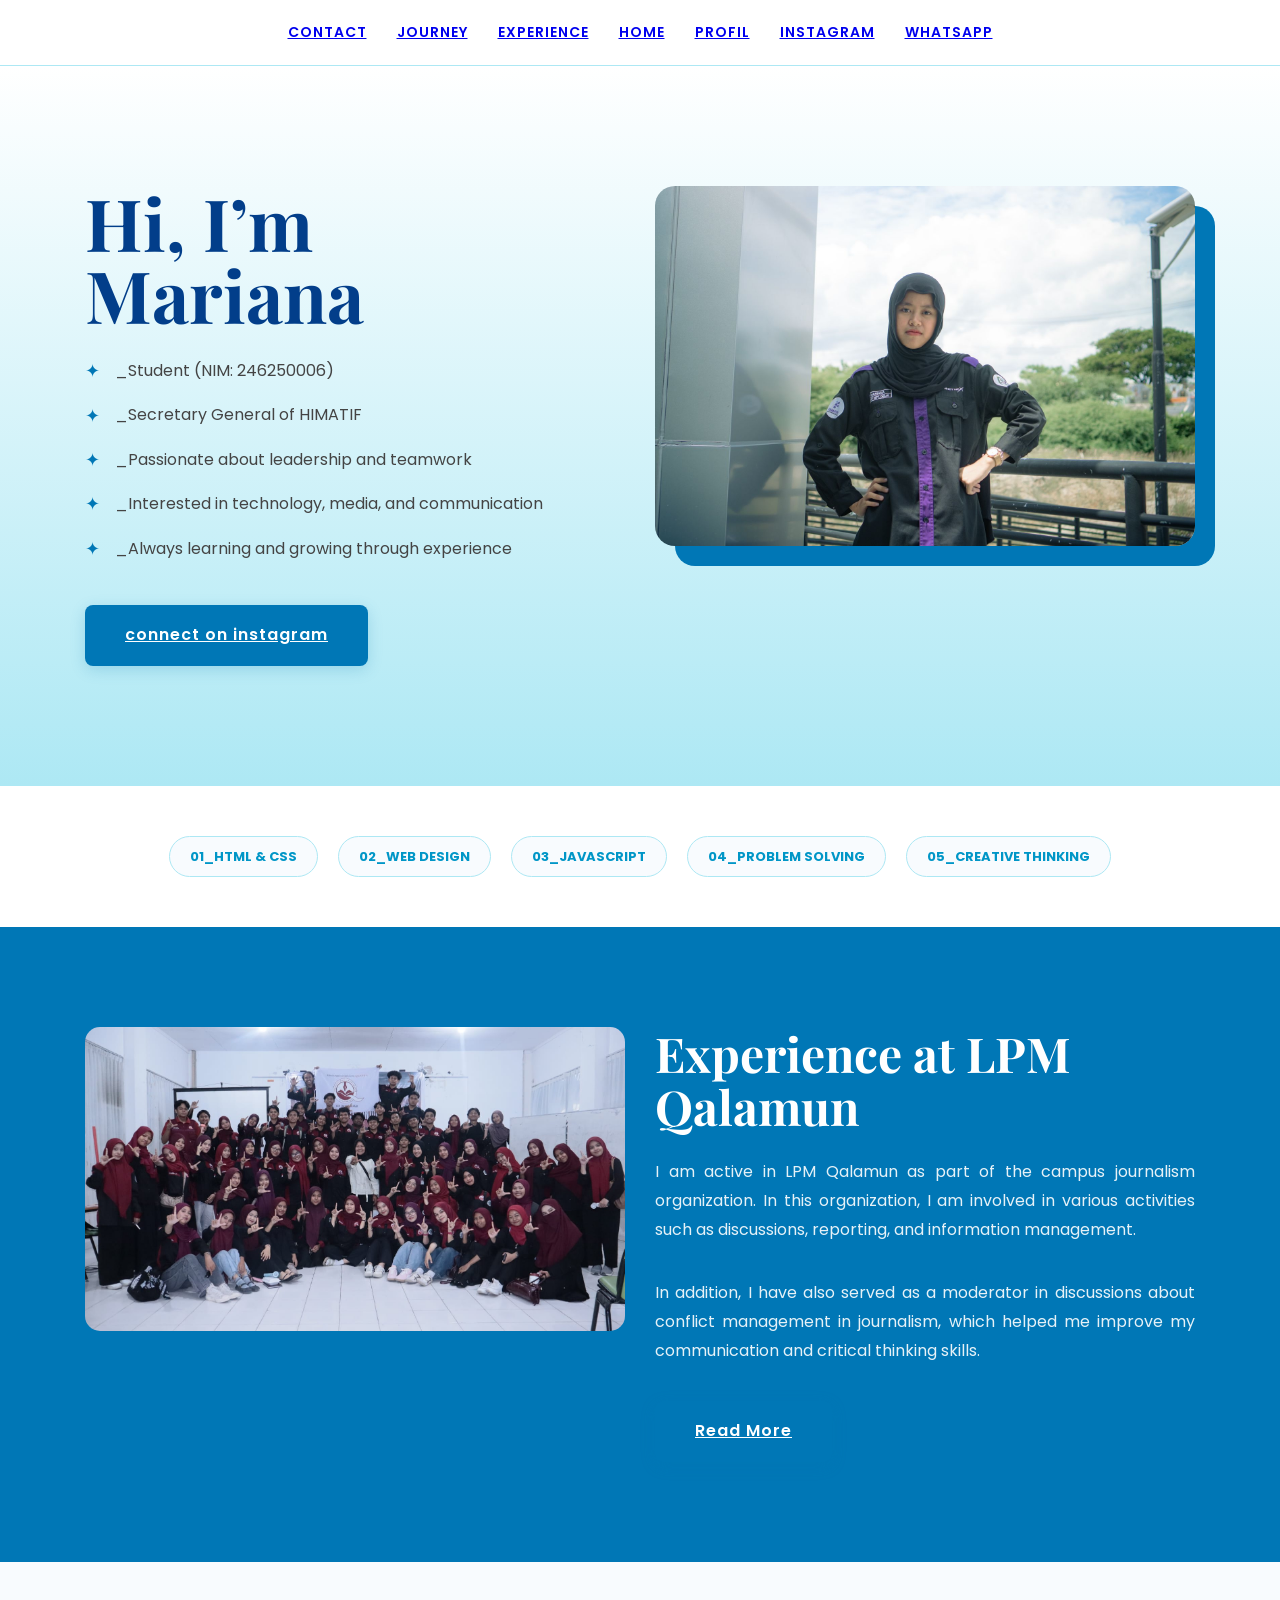
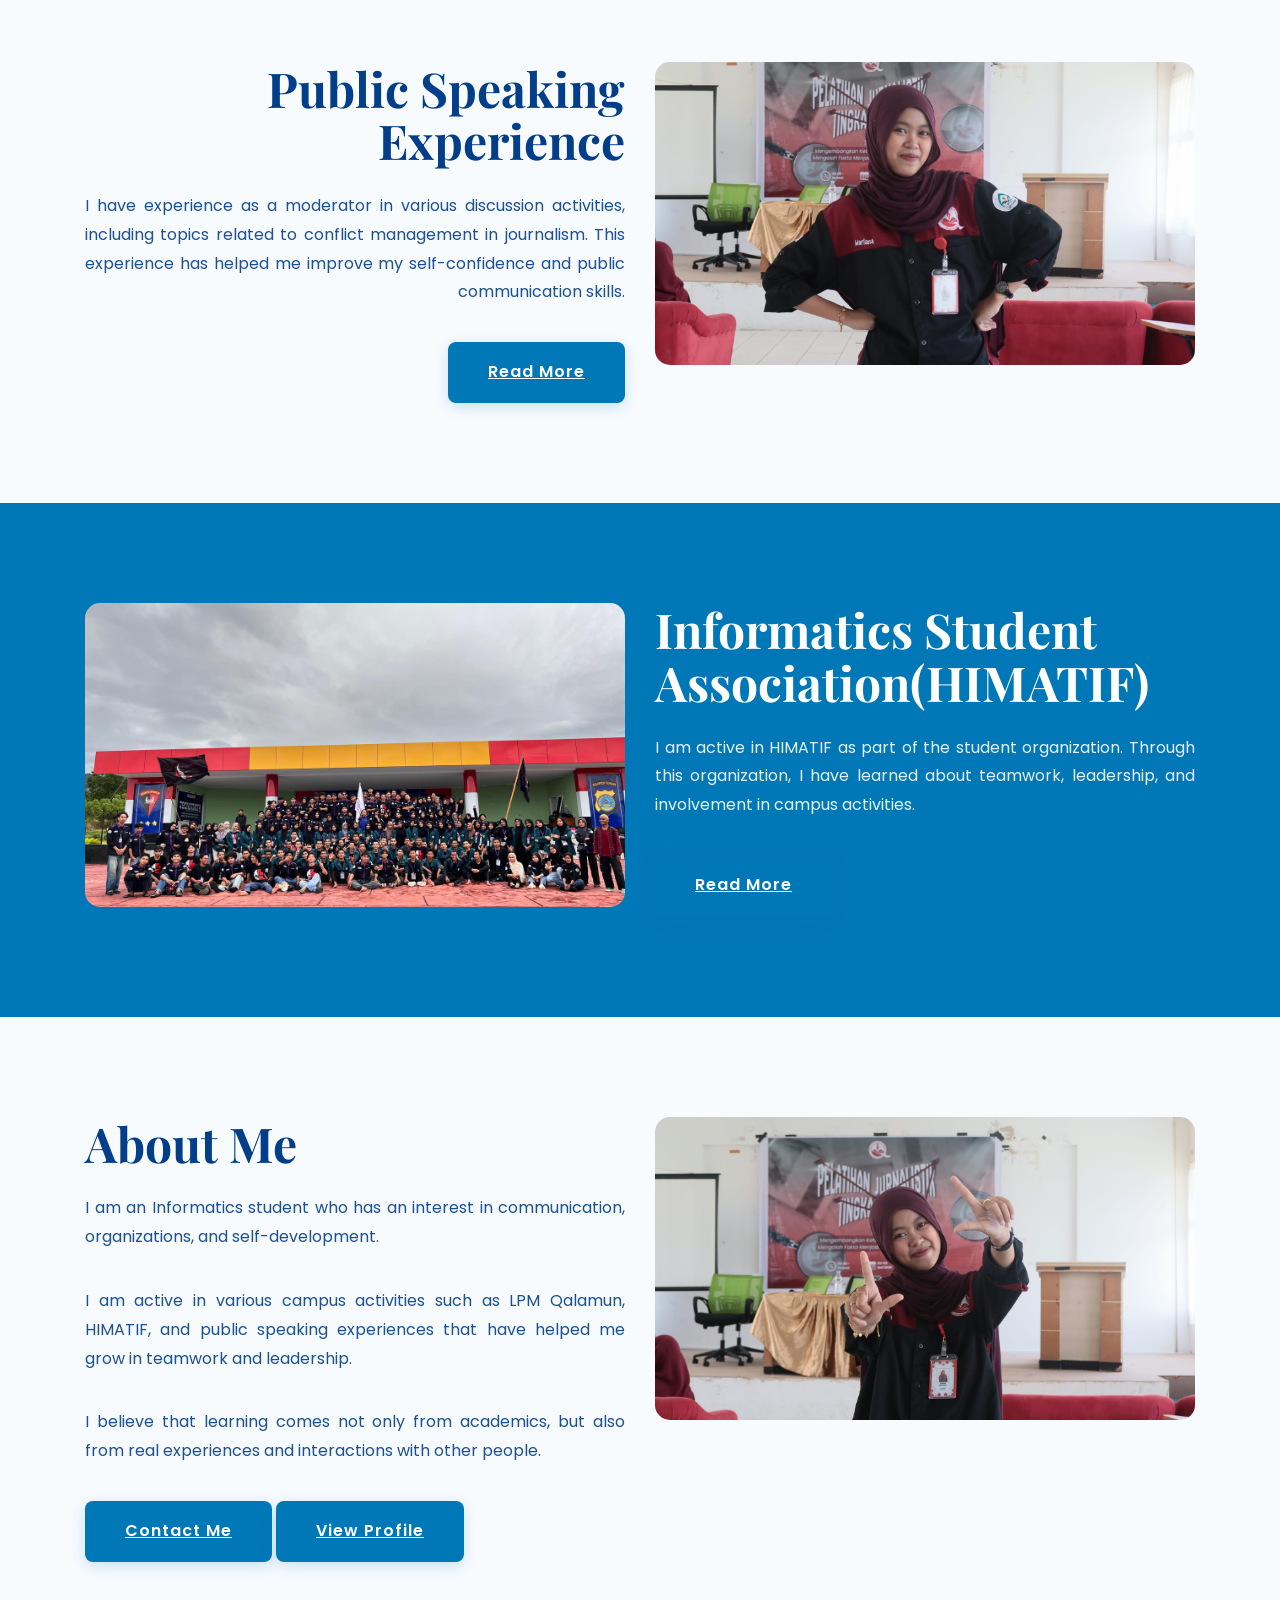
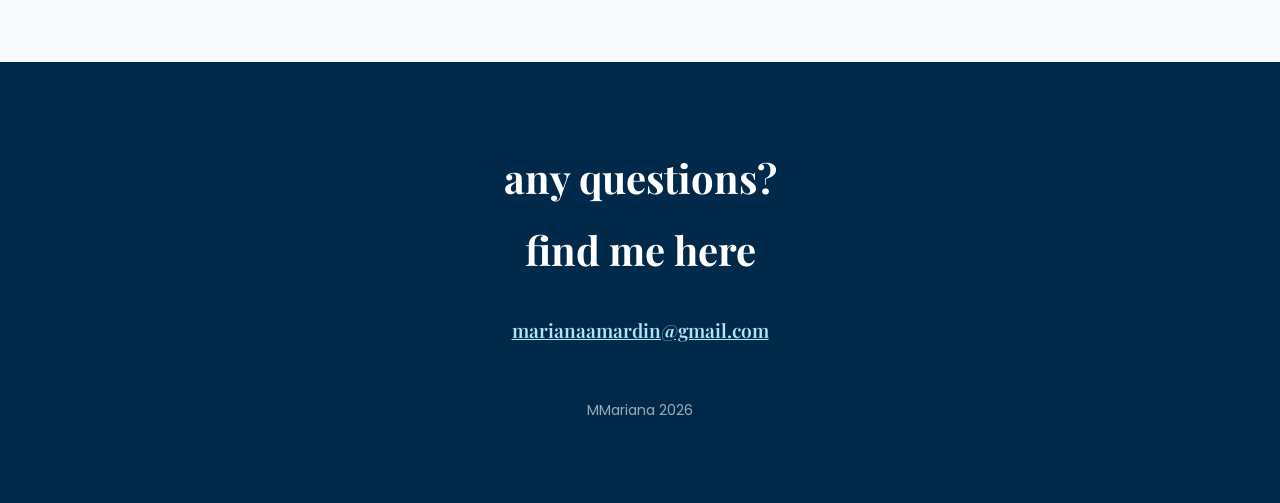
<file: index.html>
<!DOCTYPE html>
<html lang="id">

<head>
    <meta charset="utf-8">
    <meta name="viewport" content="width=device-width, initial-scale=1.0">
    <title>Portfolio - Mariana</title>
    <link rel="stylesheet" href="css/bootstrap-grid.css" type="text/css">
    <link rel="stylesheet" href="css/styles.css" type="text/css">
    <!-- Google Fonts -->
    <link href="https://fonts.googleapis.com/css2?family=Inknut+Antiqua:wght@300;400;500;600;700;800;900&display=swap"
        rel="stylesheet">
</head>

<body>
    <nav>
        <ul>
            <li><a href="contact.html">contact</a></li>
            <li><a href="journey.html">journey</a></li>
            <li><a href="experience.html">experience</a></li>
            <li><a href="index.html">Home</a></li>
            <li><a href="profil.html">profil</a></li>
            <li><a href="https://instagram.com/marianamrdn_" target="_blank">instagram</a></li>
            <li><a href="https://wa.me/082299543317">Whatsapp</a></li>
        </ul>
    </nav>
    <header>
        <div class="container">
            <div class="row">
                <!-- right column -->
                <div class="col-sm">
                    <h1>Hi, I’m<br>
                        Mariana</h1>
                    <ul>
                        <li>_Student (NIM: 246250006)</li>
                        <li>_Secretary General of HIMATIF</li>
                        <li>_Passionate about leadership and teamwork</li>
                        <li>_Interested in technology, media, and communication</li>
                        <li>_Always learning and growing through experience</li>
                    </ul>
                    <a href="https://instagram.com/marianamrdn_" class="button">connect on instagram</a>
                </div>
                <!-- left column -->
                <div class="col-sm">
                    <figure>
                        <!-- Ganti src dengan foto kamu sendiri -->
                        <img src="img/mariana.jpeg" class="intro-img" alt="Mariana">
                    </figure>
                </div>
            </div>
        </div>
    </header>
    <section>
        <ul class="skill-list">
            <li>01_html & css</li>
            <li>02_web design</li>
            <li>03_javascript</li>
            <li>04_problem solving</li>
            <li>05_creative thinking</li>
        </ul>
    </section>

    <!-- Project 1 -->
    <!-- SECTION 1: PENGALAMAN ORGANISASI -->
    <section class="project blue">
        <div class="container">
            <div class="row">

                <!-- GAMBAR -->
                <div class="col-sm">
                    <figure>
                        <img src="img/lpm.jpeg" alt="LPM">
                    </figure>
                </div>

                <!-- TEXT -->
                <div class="col-sm">
                    <h2>Experience at LPM Qalamun</h2>

                    <p>
                        I am active in LPM Qalamun as part of the campus journalism organization.
                        In this organization, I am involved in various activities such as discussions, reporting, and
                        information management.

                    </p>

                    <p>
                        In addition, I have also served as a moderator in discussions about conflict management in
                        journalism, which helped me improve my communication and critical thinking skills.
                    </p>

                    <a href="detail1.html" class="button">Read More</a>
                </div>

            </div>
        </div>
    </section>

    <!-- SECTION 2: PUBLIC SPEAKING -->
    <section class="project">
        <div class="container">
            <div class="row">

                <!-- TEXT -->
                <div class="col-sm right-alignment">
                    <h2>Public Speaking Experience</h2>

                    <p>
                        I have experience as a moderator in various discussion activities, including topics related to
                        conflict management in journalism.
                        This experience has helped me improve my self-confidence and public communication skills.
                    </p>

                    <a href="detail2.html" class="button">Read More</a>
                </div>

                <!-- IMAGE -->
                <div class="col-sm">
                    <figure>
                        <img src="img/speaking.jpeg" alt="public speaking">
                    </figure>
                </div>

            </div>
        </div>
    </section>

    <!-- SECTION 3: HIMATIF -->
    <section class="project blue">
        <div class="container">
            <div class="row">

                <!-- IMAGE -->
                <div class="col-sm">
                    <figure>
                        <img src="img/himatif.jpeg" alt="HIMATIF">
                    </figure>
                </div>

                <!-- TEXT -->
                <div class="col-sm">
                    <h2>Informatics Student Association(HIMATIF)</h2>

                    <p>
                        I am active in HIMATIF as part of the student organization.
                        Through this organization, I have learned about teamwork, leadership, and involvement in campus
                        activities.
                    </p>

                    <a href="detail3.html" class="button">Read More</a>
                </div>

            </div>
        </div>
    </section>

    <!-- SECTION 4: ABOUT ME -->
    <section class="project">
        <div class="container">
            <div class="row">

                <!-- TEXT -->
                <div class="col-sm about-text">
                    <h2>About Me</h2>

                    <p>
                        I am an Informatics student who has an interest in communication, organizations, and
                        self-development.
                    </p>

                    <p>
                        I am active in various campus activities such as LPM Qalamun, HIMATIF, and public speaking
                        experiences that have helped me grow in teamwork and leadership.
                    </p>

                    <p>
                        I believe that learning comes not only from academics, but also from real experiences and
                        interactions with other people.
                    </p>

                    <!-- BUTTON -->
                    <div class="about-actions">
                        <a href="https://wa.me/082299543317" class="button">Contact Me</a>
                        <a href="detail4.html" class="button outline">View Profile</a>
                    </div>
                </div>

                <!-- FOTO -->
                <div class="col-sm">
                    <figure>
                        <img src="img/profil.jpeg" alt="Foto Saya">
                    </figure>
                </div>

            </div>
        </div>
    </section>

    <footer id="contact">
        <h2>any questions?<br>
            find me here <br>
            <a href="mailto:your-email@example.com" class="email-link">marianaamardin@gmail.com</a>
        </h2>
        <p>MMariana 2026</p>
    </footer>
</body>

</html>
</file>
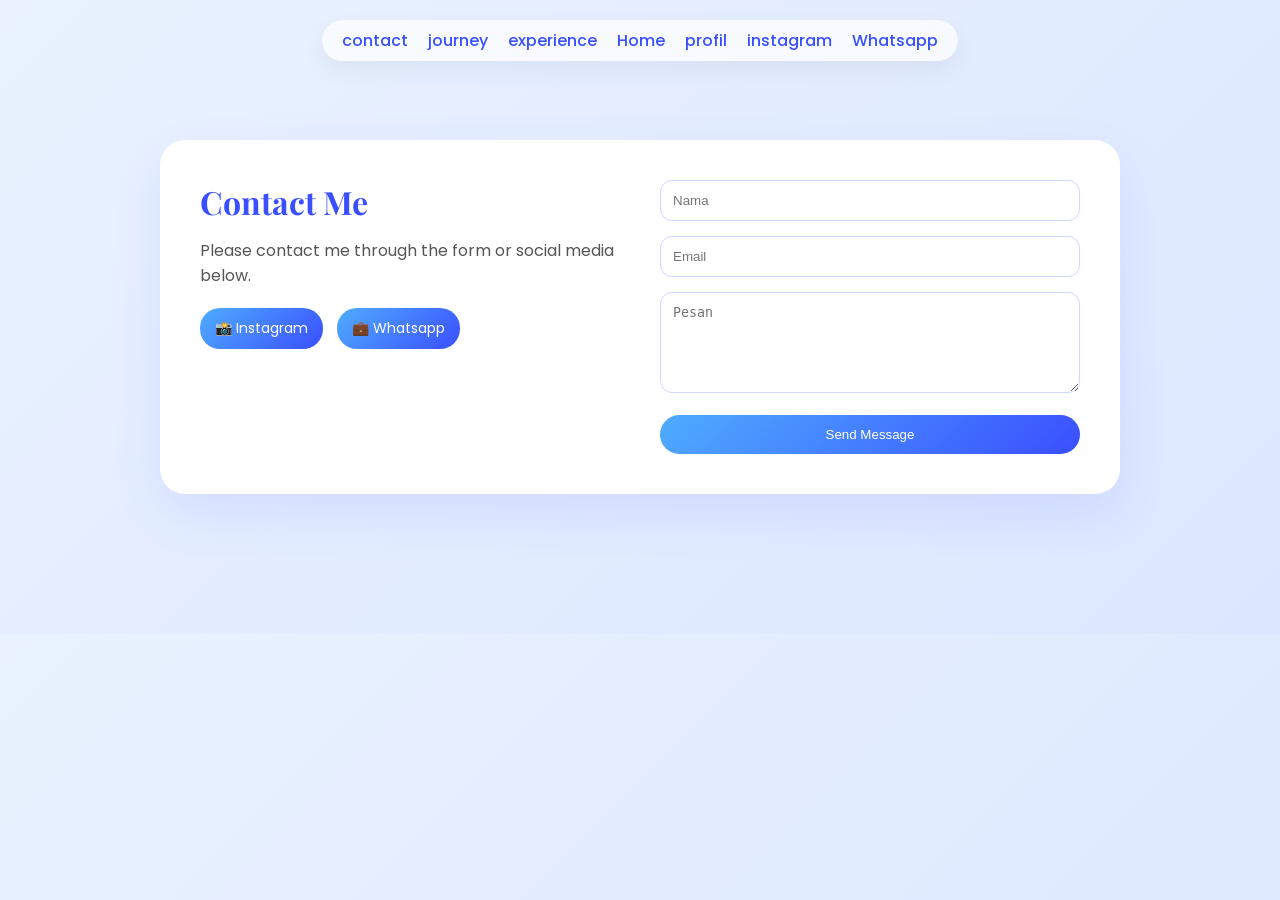
<file: contact.html>
<!DOCTYPE html>
<html lang="id">

<head>
    <meta charset="UTF-8">
    <meta name="viewport" content="width=device-width, initial-scale=1.0">
    <title>Kontak Saya</title>

    <link href="https://fonts.googleapis.com/css2?family=Poppins:wght@300;400;600&family=Playfair+Display&display=swap"
        rel="stylesheet">

    <style>
        /* RESET */
        * {
            margin: 0;
            padding: 0;
            box-sizing: border-box;
        }

        /* BODY */
        body {
            font-family: 'Poppins', sans-serif;
            background: linear-gradient(135deg, #eaf2ff, #dce7ff);
        }

        /* NAVBAR */
        nav {
            position: fixed;
            top: 20px;
            left: 50%;
            transform: translateX(-50%);
            background: rgba(255, 255, 255, 0.7);
            backdrop-filter: blur(10px);
            padding: 8px 20px;
            border-radius: 30px;
            box-shadow: 0 10px 25px rgba(0, 0, 0, 0.05);
            z-index: 999;
        }

        nav ul {
            display: flex;
            gap: 20px;
            list-style: none;
        }

        nav a {
            text-decoration: none;
            color: #3a4fff;
            font-weight: 500;
        }

        /* CONTAINER */
        .container {
            max-width: 1000px;
            margin: 120px auto;
            padding: 20px;
        }

        /* WRAPPER */
        .contact-box {
            display: flex;
            gap: 40px;
            background: white;
            border-radius: 25px;
            padding: 40px;
            box-shadow: 0 20px 50px rgba(58, 79, 255, 0.1);
        }

        /* LEFT */
        .contact-info {
            flex: 1;
        }

        .contact-info h1 {
            font-family: 'Playfair Display', serif;
            color: #3a4fff;
            margin-bottom: 15px;
        }

        .contact-info p {
            color: #555;
            margin-bottom: 20px;
        }

        /* SOCIAL */
        .social a {
            display: inline-block;
            margin-right: 10px;
            text-decoration: none;
            color: white;
            background: linear-gradient(135deg, #4facfe, #3a4fff);
            padding: 10px 15px;
            border-radius: 20px;
            font-size: 14px;
            transition: 0.3s;
        }

        .social a:hover {
            transform: translateY(-3px);
        }

        /* FORM */
        .contact-form {
            flex: 1;
        }

        input,
        textarea {
            width: 100%;
            padding: 12px;
            margin-bottom: 15px;
            border-radius: 12px;
            border: 1px solid #d0d7ff;
            outline: none;
        }

        input:focus,
        textarea:focus {
            border-color: #3a4fff;
        }

        /* BUTTON */
        .button {
            width: 100%;
            padding: 12px;
            border-radius: 30px;
            border: none;
            background: linear-gradient(135deg, #4facfe, #3a4fff);
            color: white;
            cursor: pointer;
            transition: 0.3s;
        }

        .button:hover {
            transform: translateY(-3px);
            box-shadow: 0 10px 25px rgba(58, 79, 255, 0.2);
        }

        /* RESPONSIVE */
        @media (max-width:768px) {
            .contact-box {
                flex-direction: column;
            }
        }
    </style>
</head>

<body>

    <!-- NAVBAR -->
    <nav>
        <ul>
            <li><a href="contact.html">contact</a></li>
            <li><a href="journey.html">journey</a></li>
            <li><a href="experience.html">experience</a></li>
            <li><a href="index.html">Home</a></li>
            <li><a href="profil.html">profil</a></li>
            <li><a href="https://instagram.com/marianamrdn_" target="_blank">instagram</a></li>
            <li><a href="https://wa.me/082299543317">Whatsapp</a></li>
        </ul>
    </nav>

    <div class="container">

        <div class="contact-box">

            <!-- KIRI -->
            <div class="contact-info">
                <h1>Contact Me</h1>
                <p>Please contact me through the form or social media below.</p>

                <div class="social">
                    <a href="https://instagram.com/marianamrdn_" target="_blank">📸 Instagram</a>
                    <a href="https://wa.me/082299543317">💼 Whatsapp</a>
                </div>
            </div>

            <!-- KANAN -->
            <div class="contact-form">
                <form action="https://formspree.io/f/xvzlwnyv" method="POST">

                    <input type="text" name="nama" placeholder="Nama" required>

                    <input type="email" name="email" placeholder="Email" required>

                    <textarea name="pesan" rows="5" placeholder="Pesan" required></textarea>

                    <button type="submit" class="button">
                        Send Message
                    </button>

                </form>
            </div>

        </div>

    </div>

</body>

</html>
</file>
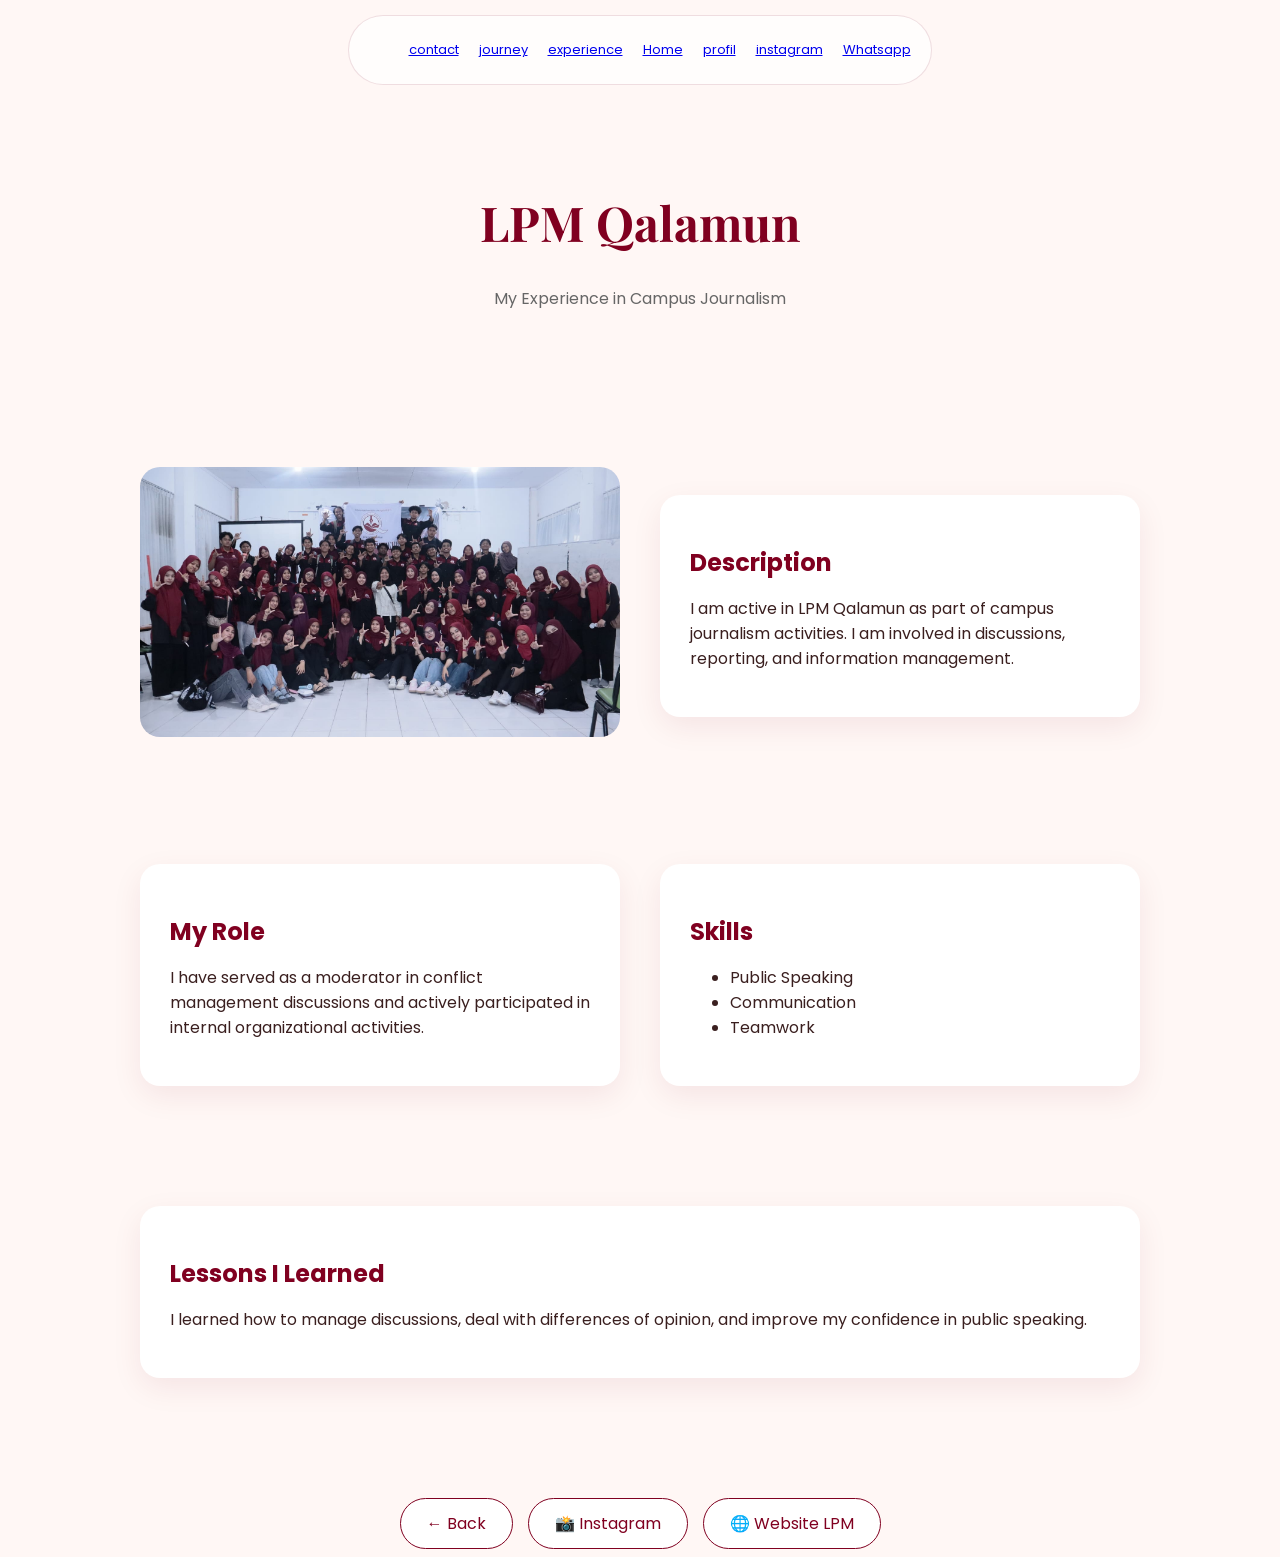
<file: detail1.html>
<!DOCTYPE html>
<html lang="id">

<head>
    <meta charset="UTF-8">
    <meta name="viewport" content="width=device-width, initial-scale=1.0">
    <title>Detail LPM</title>

    <link href="https://fonts.googleapis.com/css2?family=Poppins:wght@300;400;600&family=Playfair+Display&display=swap"
        rel="stylesheet">

    <style>
        /* GLOBAL */
        body {
            font-family: 'Poppins', sans-serif;
            background: #fff7f5;
            color: #3a1f1f;
        }

        /* NAVBAR */
        nav {
            position: fixed;
            top: 15px;
            left: 50%;
            transform: translateX(-50%);
            background: rgba(255, 255, 255, 0.7);
            backdrop-filter: blur(10px);
            padding: 8px 20px;
            border-radius: 50px;
            border: 1px solid #80002020;
            z-index: 999;
        }

        nav ul {
            display: flex;
            gap: 20px;
            list-style: none;
        }

        nav li {
            font-size: 13px;
            color: #555;
        }

        nav strong {
            background: #800020;
            color: white;
            padding: 5px 12px;
            border-radius: 20px;
        }

        /* HEADER */
        header {
            padding: 150px 0 80px;
            text-align: center;
        }

        header h1 {
            font-family: 'Playfair Display', serif;
            font-size: 48px;
            color: #800020;
        }

        header p {
            margin-top: 10px;
            color: #666;
        }

        /* SECTION */
        section {
            padding: 60px 0;
        }

        .container {
            max-width: 1000px;
            margin: auto;
        }

        .row {
            display: flex;
            gap: 40px;
            align-items: center;
        }

        .col {
            flex: 1;
        }

        /* CARD STYLE */
        .card {
            background: white;
            padding: 30px;
            border-radius: 20px;
            box-shadow: 0 10px 30px rgba(128, 0, 32, 0.08);
        }

        /* IMAGE */
        img {
            width: 100%;
            border-radius: 20px;
        }

        /* TITLE */
        h2 {
            margin-bottom: 10px;
            color: #800020;
        }

        /* BUTTONS */
        .actions {
            display: flex;
            justify-content: center;
            gap: 15px;
            margin-top: 60px;
            flex-wrap: wrap;
        }

        .actions a {
            padding: 12px 26px;
            border-radius: 30px;
            background: white;
            color: #800020;
            border: 1px solid #800020;
            text-decoration: none;
            display: flex;
            gap: 8px;
            align-items: center;
            transition: 0.3s;
        }

        .actions a:hover {
            background: #800020;
            color: white;
        }

        /* RESPONSIVE */
        @media (max-width: 768px) {
            .row {
                flex-direction: column;
            }

            header h1 {
                font-size: 32px;
            }
        }
    </style>
</head>

<body>
    <nav>
        <ul>
            <li><a href="contact.html">contact</a></li>
            <li><a href="journey.html">journey</a></li>
            <li><a href="experience.html">experience</a></li>
            <li><a href="index.html">Home</a></li>
            <li><a href="profil.html">profil</a></li>
            <li><a href="https://instagram.com/marianamrdn_" target="_blank">instagram</a></li>
            <li><a href="https://wa.me/082299543317">Whatsapp</a></li>
        </ul>
    </nav>

    <!-- HEADER -->
    <header>
        <h1>LPM Qalamun</h1>
        <p>My Experience in Campus Journalism</p>
    </header>

    <!-- SECTION 1 -->
    <section>
        <div class="container">
            <div class="row">
                <div class="col">
                    <img src="img/lpm.jpeg">
                </div>
                <div class="col">
                    <div class="card">
                        <h2>Description</h2>
                        <p>
                            I am active in LPM Qalamun as part of campus journalism activities.
                            I am involved in discussions, reporting, and information management.
                        </p>
                    </div>
                </div>
            </div>
        </div>
    </section>

    <!-- SECTION 2 -->
    <section>
        <div class="container">
            <div class="row">
                <div class="col">
                    <div class="card">
                        <h2>My Role</h2>
                        <p>
                            I have served as a moderator in conflict management discussions and actively participated in
                            internal organizational activities.
                        </p>
                    </div>
                </div>
                <div class="col">
                    <div class="card">
                        <h2>Skills</h2>
                        <ul>
                            <li>Public Speaking</li>
                            <li>Communication</li>
                            <li>Teamwork</li>
                        </ul>
                    </div>
                </div>
            </div>
        </div>
    </section>

    <!-- SECTION 3 -->
    <section>
        <div class="container">
            <div class="card">
                <h2>Lessons I Learned</h2>
                <p>
                    I learned how to manage discussions, deal with differences of opinion,
                    and improve my confidence in public speaking.
                </p>
            </div>
        </div>
    </section>

    <!-- ACTION BUTTON -->
    <div class="actions">
        <a href="index.html">← Back</a>
        <a href="https://instagram.com/lpmqalamun" target="_blank">📸 Instagram</a>
        <a href="https://lpmqalamun.com" target="_blank">🌐 Website LPM</a>
    </div>
</body>

</html>
</file>
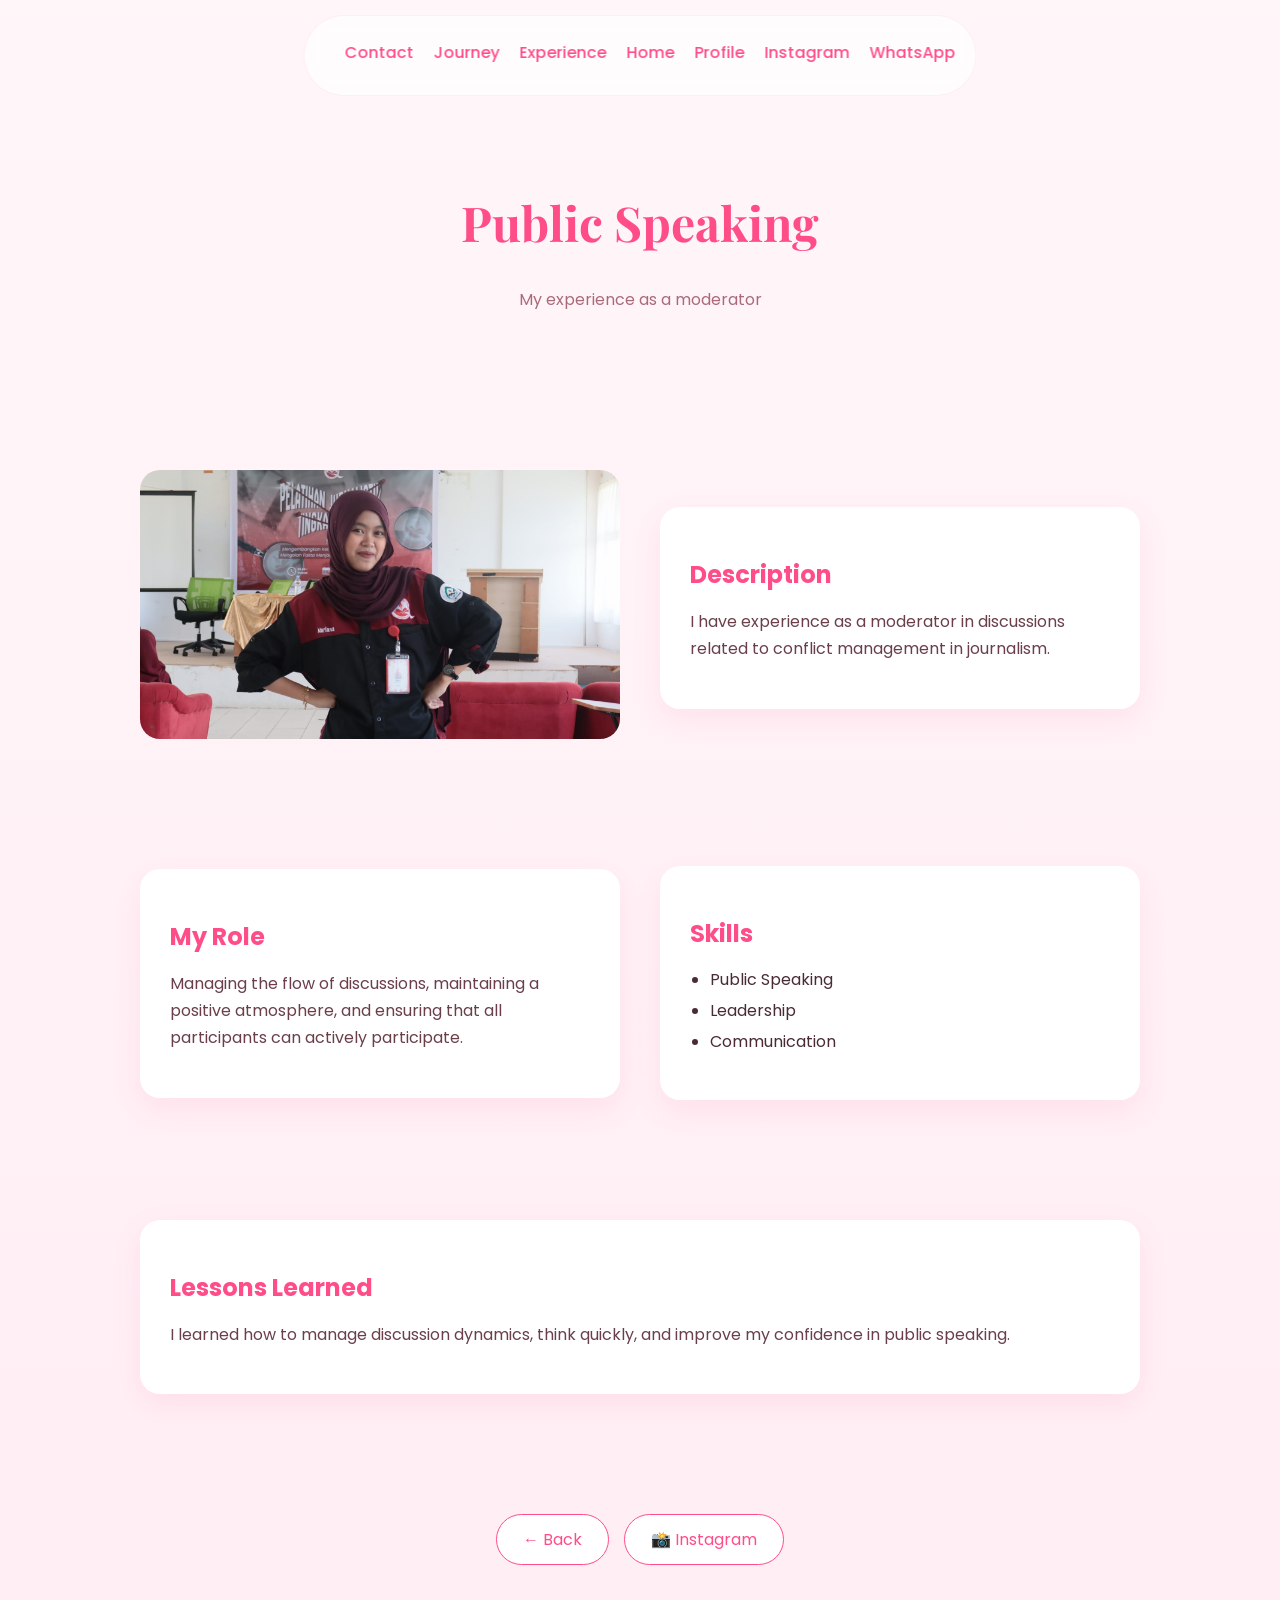
<file: detail2.html>
<!DOCTYPE html>
<html lang="en">

<head>
    <meta charset="UTF-8">
    <meta name="viewport" content="width=device-width, initial-scale=1.0">
    <title>Public Speaking</title>

    <link href="https://fonts.googleapis.com/css2?family=Poppins:wght@300;400;600&family=Playfair+Display&display=swap"
        rel="stylesheet">

    <style>
        /* GLOBAL */
        body {
            font-family: 'Poppins', sans-serif;
            background: linear-gradient(180deg, #fff6f9, #ffeef4);
            color: #4a2b34;
        }

        /* NAVBAR */
        nav {
            position: fixed;
            top: 15px;
            left: 50%;
            transform: translateX(-50%);
            background: rgba(255, 255, 255, 0.7);
            backdrop-filter: blur(10px);
            padding: 8px 20px;
            border-radius: 50px;
            border: 1px solid #ffb6c133;
            z-index: 999;
        }

        nav ul {
            display: flex;
            gap: 20px;
            list-style: none;
        }

        nav a {
            text-decoration: none;
            color: #ff4d88;
            font-weight: 500;
        }

        nav a:hover {
            color: #000;
        }

        /* HEADER */
        header {
            padding: 150px 0 80px;
            text-align: center;
        }

        header h1 {
            font-family: 'Playfair Display', serif;
            font-size: 48px;
            color: #ff4d88;
        }

        header p {
            color: #aa6a7a;
        }

        /* SECTION */
        section {
            padding: 60px 20px;
        }

        .container {
            max-width: 1000px;
            margin: auto;
        }

        .row {
            display: flex;
            gap: 40px;
            align-items: center;
        }

        .col {
            flex: 1;
        }

        /* CARD */
        .card {
            background: white;
            padding: 30px;
            border-radius: 20px;
            box-shadow: 0 10px 30px rgba(255, 77, 136, 0.1);
            transition: 0.3s;
        }

        .card:hover {
            transform: translateY(-6px);
        }

        /* IMAGE */
        img {
            width: 100%;
            border-radius: 20px;
        }

        /* TITLE */
        h2 {
            color: #ff4d88;
            margin-bottom: 10px;
        }

        /* TEXT */
        p {
            color: #6b3f4a;
            line-height: 1.7;
        }

        /* LIST */
        ul {
            padding-left: 20px;
        }

        li {
            margin-bottom: 6px;
        }

        /* BUTTON */
        .actions {
            display: flex;
            justify-content: center;
            gap: 15px;
            margin-top: 60px;
            margin-bottom: 60px;
        }

        .actions a {
            padding: 12px 26px;
            border-radius: 30px;
            background: white;
            color: #ff4d88;
            border: 1px solid #ff4d88;
            text-decoration: none;
            display: flex;
            gap: 8px;
            align-items: center;
            transition: 0.3s;
        }

        .actions a:hover {
            background: #ff4d88;
            color: white;
            transform: translateY(-4px);
            box-shadow: 0 10px 25px rgba(255, 77, 136, 0.2);
        }

        /* RESPONSIVE */
        @media (max-width:768px) {
            .row {
                flex-direction: column;
            }

            header h1 {
                font-size: 32px;
            }

            nav ul {
                flex-wrap: wrap;
                justify-content: center;
            }
        }
    </style>
</head>

<body>

    <!-- NAVBAR -->
    <nav>
        <ul>
            <li><a href="contact.html">Contact</a></li>
            <li><a href="journey.html">Journey</a></li>
            <li><a href="experience.html">Experience</a></li>
            <li><a href="index.html">Home</a></li>
            <li><a href="profil.html">Profile</a></li>
            <li><a href="https://instagram.com/marianamrdn_" target="_blank">Instagram</a></li>
            <li><a href="https://wa.me/6282299543317">WhatsApp</a></li>
        </ul>
    </nav>

    <!-- HEADER -->
    <header>
        <h1>Public Speaking</h1>
        <p>My experience as a moderator</p>
    </header>

    <!-- SECTION 1 -->
    <section>
        <div class="container">
            <div class="row">

                <div class="col">
                    <img src="img/speaking.jpeg" alt="Public Speaking">
                </div>

                <div class="col">
                    <div class="card">
                        <h2>Description</h2>
                        <p>
                            I have experience as a moderator in discussions related to
                            conflict management in journalism.
                        </p>
                    </div>
                </div>

            </div>
        </div>
    </section>

    <!-- SECTION 2 -->
    <section>
        <div class="container">
            <div class="row">

                <div class="col">
                    <div class="card">
                        <h2>My Role</h2>
                        <p>
                            Managing the flow of discussions, maintaining a positive atmosphere,
                            and ensuring that all participants can actively participate.
                        </p>
                    </div>
                </div>

                <div class="col">
                    <div class="card">
                        <h2>Skills</h2>
                        <ul>
                            <li>Public Speaking</li>
                            <li>Leadership</li>
                            <li>Communication</li>
                        </ul>
                    </div>
                </div>

            </div>
        </div>
    </section>

    <!-- SECTION 3 -->
    <section>
        <div class="container">
            <div class="card">
                <h2>Lessons Learned</h2>
                <p>
                    I learned how to manage discussion dynamics, think quickly,
                    and improve my confidence in public speaking.
                </p>
            </div>
        </div>
    </section>

    <!-- BUTTON -->
    <div class="actions">
        <a href="index.html">← Back</a>
        <a href="https://instagram.com/marianamrdn_" target="_blank">📸 Instagram</a>
    </div>

</body>

</html>
</file>
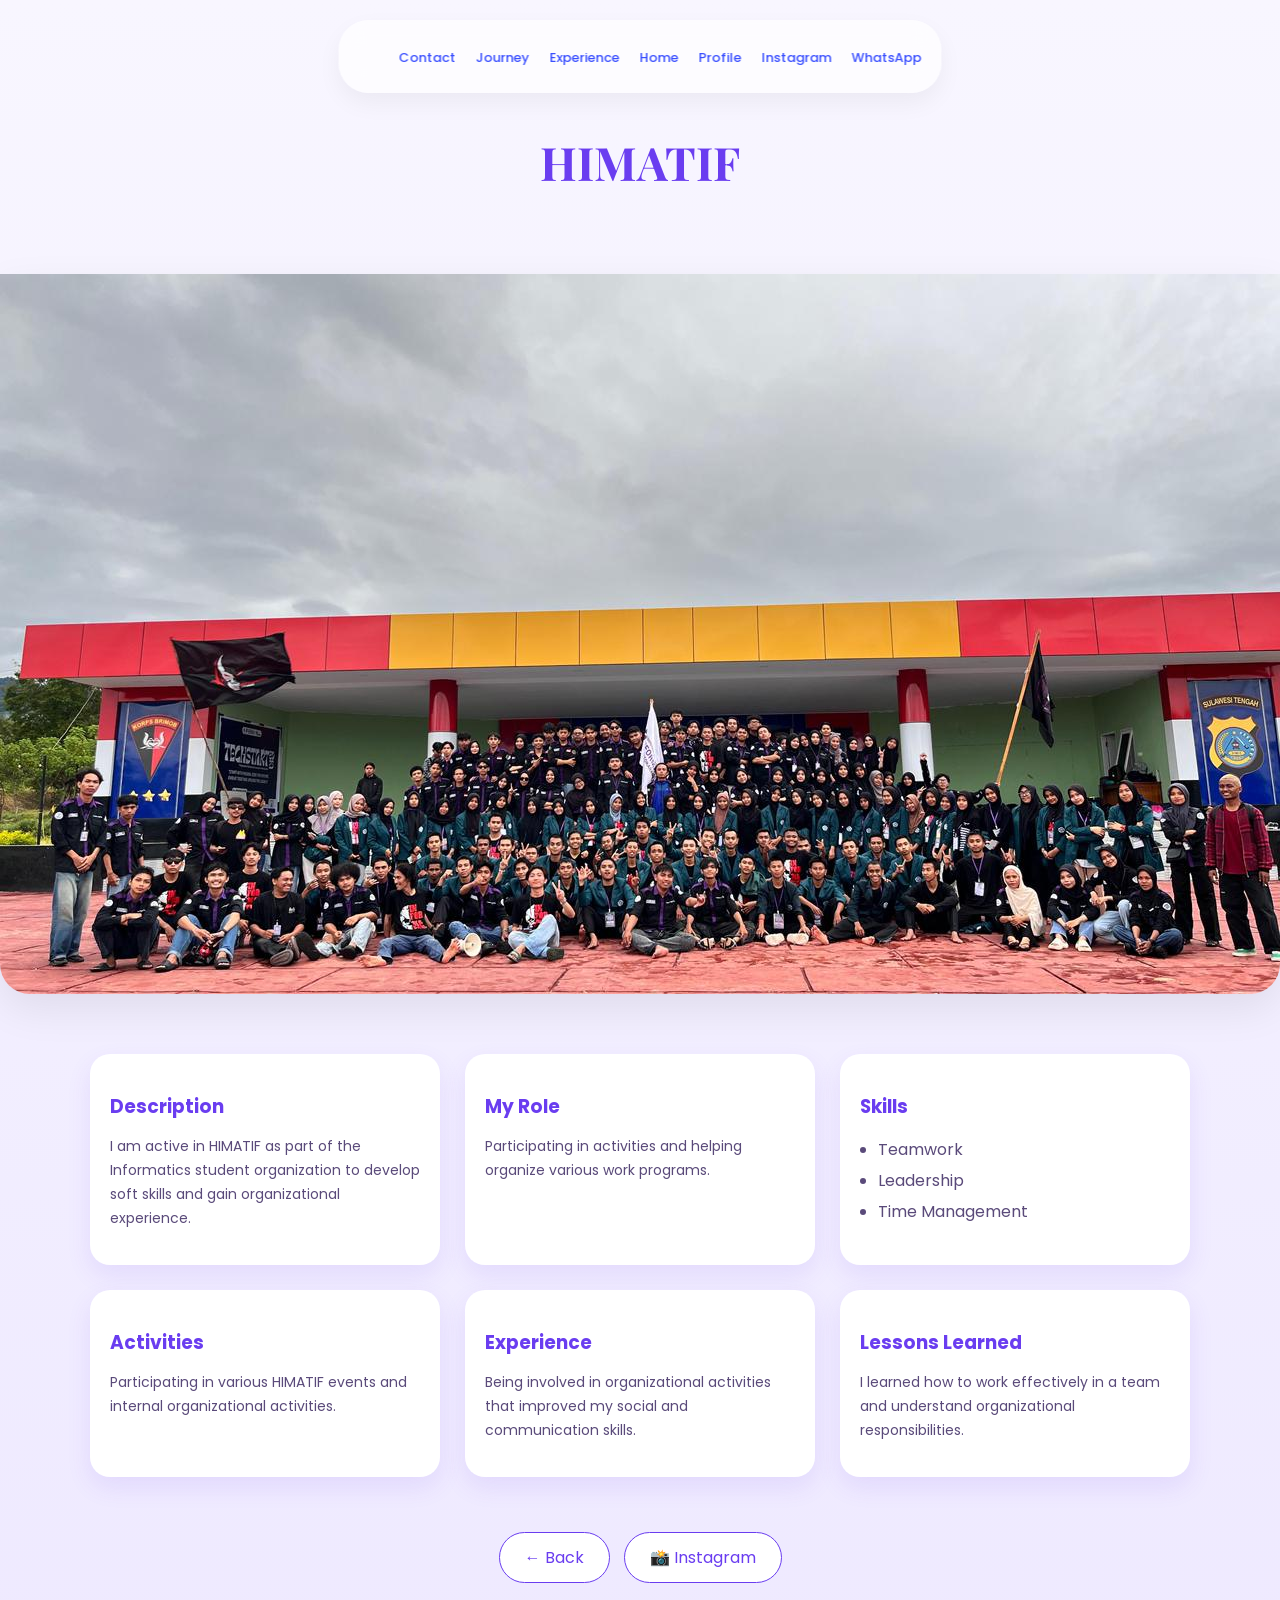
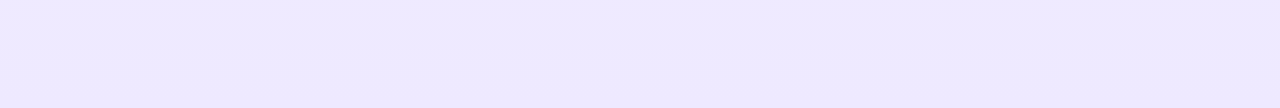
<file: detail3.html>
<!DOCTYPE html>
<html lang="en">

<head>
    <meta charset="UTF-8">
    <meta name="viewport" content="width=device-width, initial-scale=1.0">
    <title>HIMATIF</title>

    <link href="https://fonts.googleapis.com/css2?family=Poppins:wght@300;400;600&family=Playfair+Display&display=swap"
        rel="stylesheet">

    <style>
        /* GLOBAL */
        body {
            font-family: 'Poppins', sans-serif;
            background: linear-gradient(180deg, #f8f6ff, #eee9ff);
            color: #2d2140;
            margin: 0;
        }

        /* HEADER */
        .header {
            padding: 100px 20px 50px;
            text-align: center;
        }

        .header h1 {
            font-size: 46px;
            font-family: 'Playfair Display', serif;
            color: #6a3df0;
        }

        /* HERO IMAGE */
        .hero-img {
            width: 100%;
            display: block;
            border-radius: 0 0 30px 30px;
            box-shadow: 0 15px 40px rgba(0,0,0,0.08);
        }

        /* CONTAINER */
        .container {
            max-width: 1100px;
            margin: 40px auto;
            padding: 20px;
        }

        /* GRID */
        .grid {
            display: grid;
            grid-template-columns: repeat(3, 1fr);
            gap: 25px;
        }

        /* CARD */
        .card {
            background: white;
            padding: 20px;
            border-radius: 20px;
            box-shadow: 0 10px 25px rgba(106, 61, 240, 0.1);
            transition: 0.3s;
        }

        .card:hover {
            transform: translateY(-6px);
        }

        /* TITLE */
        .card h3 {
            color: #6a3df0;
            margin-bottom: 10px;
        }

        /* TEXT */
        .card p {
            font-size: 14px;
            color: #5a4a7a;
            line-height: 1.7;
        }

        /* LIST */
        .card ul {
            padding-left: 18px;
        }

        .card li {
            margin-bottom: 6px;
            color: #5a4a7a;
        }

        /* BUTTON */
        .actions {
            text-align: center;
            margin-top: 50px;
            margin-bottom: 60px;
        }

        .actions a {
            padding: 12px 25px;
            border-radius: 30px;
            background: white;
            color: #6a3df0;
            border: 1px solid #6a3df0;
            text-decoration: none;
            margin: 5px;
            transition: 0.3s;
            display: inline-block;
        }

        .actions a:hover {
            background: #6a3df0;
            color: white;
            transform: translateY(-3px);
            box-shadow: 0 10px 25px rgba(106, 61, 240, 0.2);
        }

        /* RESPONSIVE */
        @media (max-width: 900px) {
            .grid {
                grid-template-columns: 1fr 1fr;
            }
        }

        @media (max-width: 600px) {
            .grid {
                grid-template-columns: 1fr;
            }

            nav ul {
                flex-wrap: wrap;
                justify-content: center;
            }
        }

        /* NAVBAR */
        nav {
            position: fixed;
            top: 20px;
            left: 50%;
            transform: translateX(-50%);
            background: rgba(255, 255, 255, 0.7);
            backdrop-filter: blur(12px);
            padding: 8px 20px;
            border-radius: 30px;
            box-shadow: 0 10px 25px rgba(0, 0, 0, 0.05);
            z-index: 9999;
        }

        /* NAV LIST */
        nav ul {
            display: flex;
            gap: 20px;
            list-style: none;
            align-items: center;
        }

        /* LINK */
        nav a {
            text-decoration: none;
            color: #3a4fff;
            font-size: 13px;
            font-weight: 500;
            transition: 0.3s;
        }

        /* HOVER */
        nav a:hover {
            color: #000;
        }
    </style>
</head>

<body>

    <!-- NAVBAR -->
    <nav>
        <ul>
            <li><a href="contact.html">Contact</a></li>
            <li><a href="journey.html">Journey</a></li>
            <li><a href="experience.html">Experience</a></li>
            <li><a href="index.html">Home</a></li>
            <li><a href="profil.html">Profile</a></li>
            <li><a href="https://instagram.com/marianamrdn_" target="_blank">Instagram</a></li>
            <li><a href="https://wa.me/6282299543317">WhatsApp</a></li>
        </ul>
    </nav>

    <!-- HEADER -->
    <div class="header">
        <h1>HIMATIF</h1>
    </div>

    <!-- HERO IMAGE -->
    <img src="img/himatif.jpeg" class="hero-img" alt="HIMATIF">

    <div class="container">

        <div class="grid">

            <!-- 1 -->
            <div class="card">
                <h3>Description</h3>
                <p>
                    I am active in HIMATIF as part of the Informatics student organization
                    to develop soft skills and gain organizational experience.
                </p>
            </div>

            <!-- 2 -->
            <div class="card">
                <h3>My Role</h3>
                <p>
                    Participating in activities and helping organize various work programs.
                </p>
            </div>

            <!-- 3 -->
            <div class="card">
                <h3>Skills</h3>
                <ul>
                    <li>Teamwork</li>
                    <li>Leadership</li>
                    <li>Time Management</li>
                </ul>
            </div>

            <!-- 4 -->
            <div class="card">
                <h3>Activities</h3>
                <p>
                    Participating in various HIMATIF events and internal organizational activities.
                </p>
            </div>

            <!-- 5 -->
            <div class="card">
                <h3>Experience</h3>
                <p>
                    Being involved in organizational activities that improved my social
                    and communication skills.
                </p>
            </div>

            <!-- 6 -->
            <div class="card">
                <h3>Lessons Learned</h3>
                <p>
                    I learned how to work effectively in a team and understand
                    organizational responsibilities.
                </p>
            </div>

        </div>

        <!-- BUTTON -->
        <div class="actions">
            <a href="index.html">← Back</a>
            <a href="https://instagram.com/himatif.uindkpalu" target="_blank">📸 Instagram</a>
        </div>

    </div>

</body>

</html>
</file>
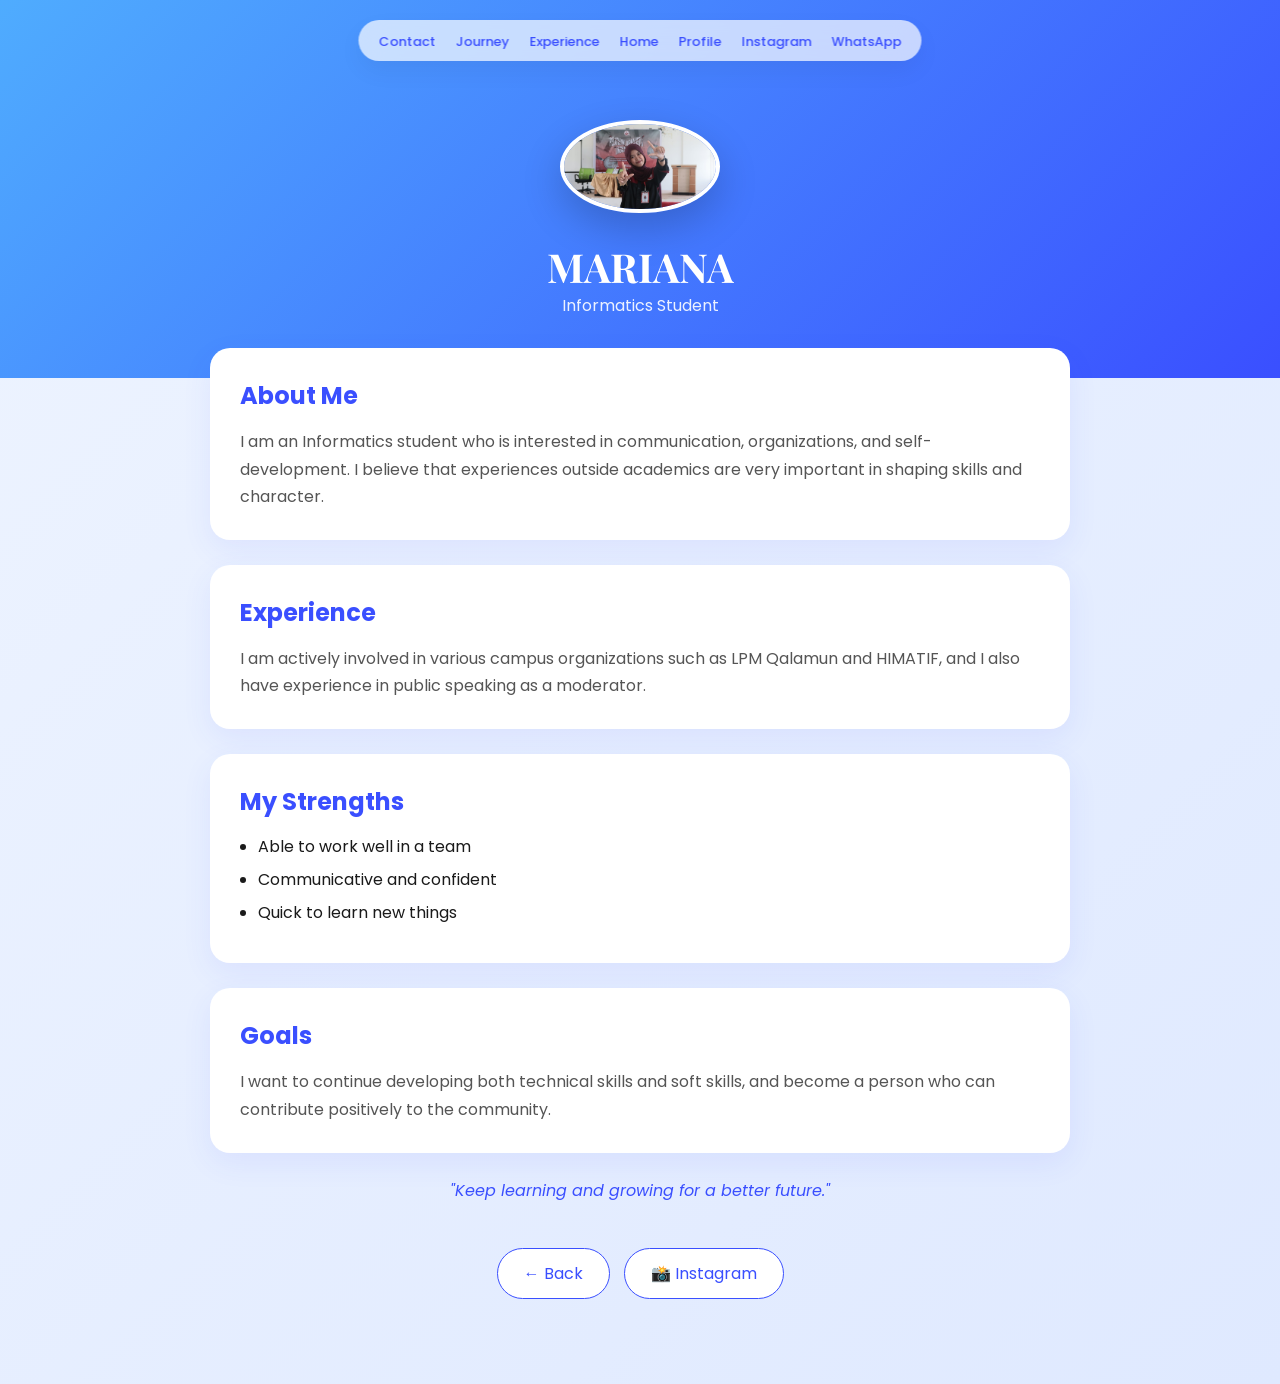
<file: detail4.html>
<!DOCTYPE html>
<html lang="en">

<head>
    <meta charset="UTF-8">
    <meta name="viewport" content="width=device-width, initial-scale=1.0">
    <title>About Me</title>

    <link href="https://fonts.googleapis.com/css2?family=Poppins:wght@300;400;600&family=Playfair+Display&display=swap"
        rel="stylesheet">

    <style>
        /* RESET */
        * {
            margin: 0;
            padding: 0;
            box-sizing: border-box;
        }

        /* BODY */
        body {
            font-family: 'Poppins', sans-serif;
            background: linear-gradient(135deg, #eef4ff, #dfe9ff);
            color: #1a1a1a;
        }

        /* HERO */
        .hero {
            text-align: center;
            padding: 120px 20px 60px;
            background: linear-gradient(135deg, #4facfe, #3a4fff);
            color: white;
        }

        .hero img {
            width: 160px;
            border-radius: 50%;
            margin-bottom: 20px;
            border: 4px solid white;
            box-shadow: 0 15px 40px rgba(0, 0, 0, 0.2);
        }

        .hero h1 {
            font-family: 'Playfair Display', serif;
            font-size: 40px;
        }

        .hero p {
            opacity: 0.9;
        }

        /* CONTAINER */
        .container {
            max-width: 900px;
            margin: -50px auto 60px;
            padding: 20px;
        }

        /* CARD */
        .block {
            background: white;
            padding: 30px;
            border-radius: 20px;
            margin-bottom: 25px;
            box-shadow: 0 10px 30px rgba(58, 79, 255, 0.08);
            transition: 0.3s;
        }

        .block:hover {
            transform: translateY(-6px);
        }

        /* TITLE */
        .block h2 {
            color: #3a4fff;
            margin-bottom: 15px;
        }

        /* TEXT */
        .block p {
            color: #555;
            line-height: 1.7;
        }

        /* LIST */
        .block ul {
            padding-left: 18px;
        }

        .block li {
            margin-bottom: 8px;
        }

        /* QUOTE */
        .quote {
            text-align: center;
            font-style: italic;
            color: #3a4fff;
            margin-top: 20px;
        }

        /* BUTTON */
        .actions {
            text-align: center;
            margin-top: 40px;
        }

        .actions a {
            padding: 12px 26px;
            border-radius: 30px;
            background: white;
            color: #3a4fff;
            border: 1px solid #3a4fff;
            text-decoration: none;
            margin: 5px;
            display: inline-block;
            transition: 0.3s;
        }

        .actions a:hover {
            background: linear-gradient(135deg, #4facfe, #3a4fff);
            color: white;
            transform: translateY(-3px);
            box-shadow: 0 10px 25px rgba(58, 79, 255, 0.2);
        }

        /* RESPONSIVE */
        @media (max-width:768px) {
            .hero h1 {
                font-size: 28px;
            }

            nav ul {
                flex-wrap: wrap;
                justify-content: center;
            }
        }

        /* NAVBAR */
        nav {
            position: fixed;
            top: 20px;
            left: 50%;
            transform: translateX(-50%);
            background: rgba(255, 255, 255, 0.7);
            backdrop-filter: blur(12px);
            padding: 8px 20px;
            border-radius: 30px;
            box-shadow: 0 10px 25px rgba(0, 0, 0, 0.05);
            z-index: 9999;
        }

        /* LIST */
        nav ul {
            display: flex;
            gap: 20px;
            list-style: none;
            align-items: center;
        }

        /* LINK */
        nav a {
            text-decoration: none;
            color: #3a4fff;
            font-size: 13px;
            font-weight: 500;
            transition: 0.3s;
        }

        /* HOVER */
        nav a:hover {
            color: #000;
        }
    </style>
</head>

<body>

    <!-- NAVBAR -->
    <nav>
        <ul>
            <li><a href="contact.html">Contact</a></li>
            <li><a href="journey.html">Journey</a></li>
            <li><a href="experience.html">Experience</a></li>
            <li><a href="index.html">Home</a></li>
            <li><a href="profil.html">Profile</a></li>
            <li><a href="https://instagram.com/marianamrdn_" target="_blank">Instagram</a></li>
            <li><a href="https://wa.me/6282299543317">WhatsApp</a></li>
        </ul>
    </nav>

    <!-- HERO -->
    <div class="hero">
        <img src="img/profil.jpeg" alt="My Photo">
        <h1>MARIANA</h1>
        <p>Informatics Student</p>
    </div>

    <div class="container">

        <!-- ABOUT -->
        <div class="block">
            <h2>About Me</h2>
            <p>
                I am an Informatics student who is interested in communication,
                organizations, and self-development. I believe that experiences
                outside academics are very important in shaping skills and character.
            </p>
        </div>

        <!-- EXPERIENCE -->
        <div class="block">
            <h2>Experience</h2>
            <p>
                I am actively involved in various campus organizations such as
                LPM Qalamun and HIMATIF, and I also have experience in public speaking as a moderator.
            </p>
        </div>

        <!-- STRENGTHS -->
        <div class="block">
            <h2>My Strengths</h2>
            <ul>
                <li>Able to work well in a team</li>
                <li>Communicative and confident</li>
                <li>Quick to learn new things</li>
            </ul>
        </div>

        <!-- GOALS -->
        <div class="block">
            <h2>Goals</h2>
            <p>
                I want to continue developing both technical skills and soft skills,
                and become a person who can contribute positively to the community.
            </p>
        </div>

        <!-- QUOTE -->
        <div class="quote">
            "Keep learning and growing for a better future."
        </div>

        <!-- BUTTON -->
        <div class="actions">
            <a href="index.html">← Back</a>
            <a href="https://instagram.com/marianamrdn_" target="_blank">📸 Instagram</a>
        </div>

    </div>

</body>

</html>
</file>
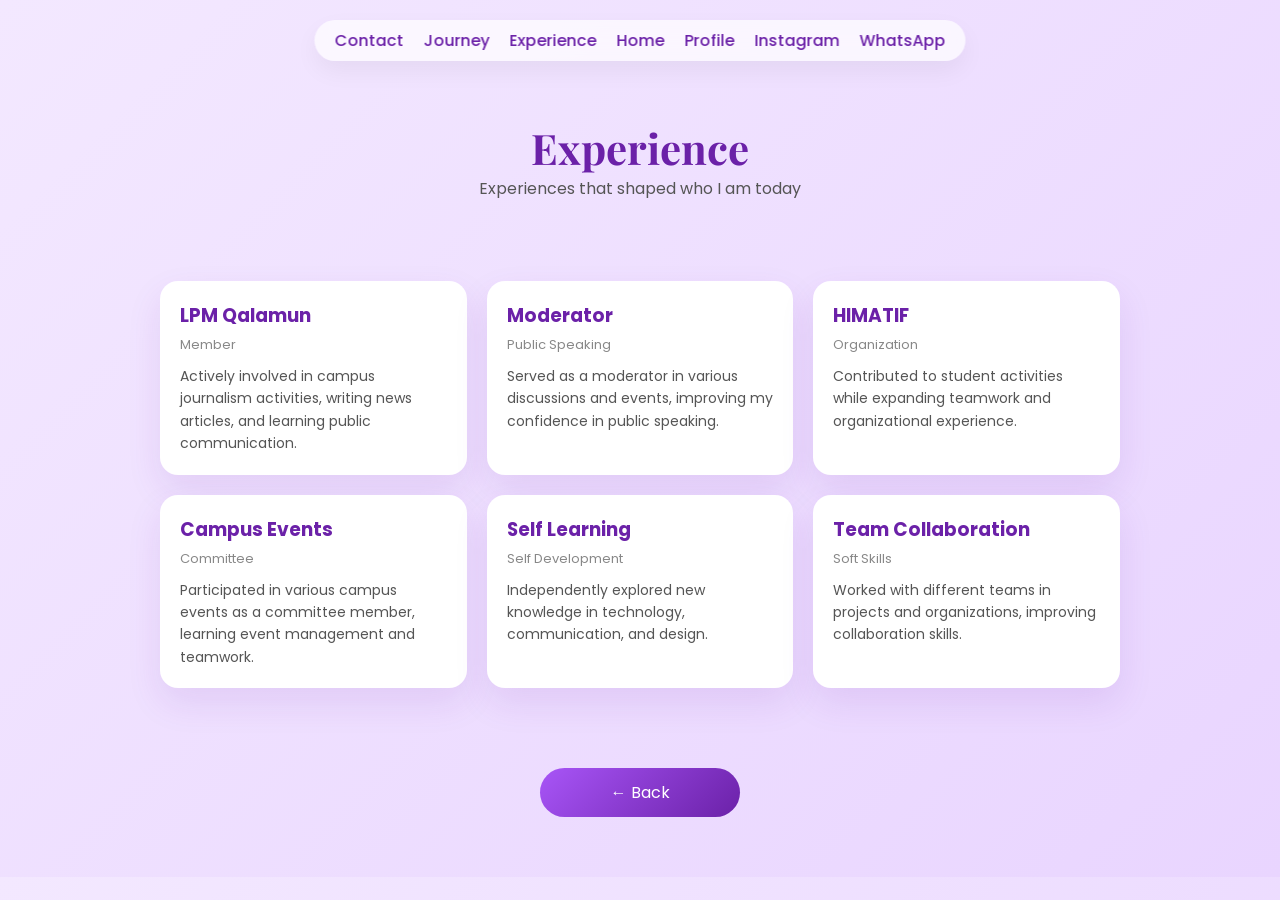
<file: experience.html>
<!DOCTYPE html>
<html lang="en">
<head>
<meta charset="UTF-8">
<meta name="viewport" content="width=device-width, initial-scale=1.0">
<title>Experience</title>

<link href="https://fonts.googleapis.com/css2?family=Poppins:wght@300;400;600&family=Playfair+Display&display=swap" rel="stylesheet">

<style>

/* RESET */
* {
    margin: 0;
    padding: 0;
    box-sizing: border-box;
}

/* BODY */
body {
    font-family: 'Poppins', sans-serif;
    background: linear-gradient(135deg, #f3e8ff, #e9d5ff);
}

/* NAVBAR */
nav {
    position: fixed;
    top: 20px;
    left: 50%;
    transform: translateX(-50%);
    background: rgba(255,255,255,0.7);
    backdrop-filter: blur(10px);
    padding: 8px 20px;
    border-radius: 30px;
    box-shadow: 0 10px 25px rgba(0,0,0,0.05);
    z-index: 999;
}

nav ul {
    display: flex;
    gap: 20px;
    list-style: none;
}

nav a {
    text-decoration: none;
    color: #6b21a8;
    font-weight: 500;
}

/* HEADER */
.header {
    text-align: center;
    padding: 120px 20px 60px;
}

.header h1 {
    font-family: 'Playfair Display', serif;
    color: #6b21a8;
    font-size: 42px;
}

.header p {
    color: #555;
}

/* GRID */
.grid {
    max-width: 1000px;
    margin: auto;
    display: grid;
    grid-template-columns: repeat(3, 1fr);
    gap: 20px;
    padding: 20px;
}

/* CARD */
.card {
    background: white;
    padding: 20px;
    border-radius: 18px;
    box-shadow: 0 15px 35px rgba(107,33,168,0.1);
    transition: 0.3s;
}

.card:hover {
    transform: translateY(-8px);
}

/* TITLE */
.card h3 {
    color: #6b21a8;
    margin-bottom: 5px;
}

/* ROLE */
.role {
    font-size: 13px;
    color: #888;
    margin-bottom: 10px;
}

/* TEXT */
.card p {
    color: #555;
    font-size: 14px;
    line-height: 1.6;
}

/* BUTTON */
.button {
    display: block;
    text-align: center;
    margin: 60px auto;
    width: 200px;
    padding: 12px;
    border-radius: 30px;
    background: linear-gradient(135deg, #a855f7, #6b21a8);
    color: white;
    text-decoration: none;
    transition: 0.3s;
}

.button:hover {
    transform: translateY(-4px);
    box-shadow: 0 10px 25px rgba(107,33,168,0.2);
}

/* RESPONSIVE */
@media (max-width:768px){
    .grid {
        grid-template-columns: 1fr;
    }

    nav ul {
        flex-wrap: wrap;
        justify-content: center;
    }
}

</style>
</head>

<body>

<!-- NAVBAR -->
<nav>
    <ul>
        <li><a href="contact.html">Contact</a></li>
        <li><a href="journey.html">Journey</a></li>
        <li><a href="experience.html">Experience</a></li>
        <li><a href="index.html">Home</a></li>
        <li><a href="profil.html">Profile</a></li>
        <li><a href="https://instagram.com/marianamrdn_" target="_blank">Instagram</a></li>
        <li><a href="https://wa.me/6282299543317">WhatsApp</a></li>
    </ul>
</nav>

<!-- HEADER -->
<div class="header">
    <h1>Experience</h1>
    <p>Experiences that shaped who I am today</p>
</div>

<!-- GRID -->
<div class="grid">

    <div class="card">
        <h3>LPM Qalamun</h3>
        <div class="role">Member</div>
        <p>
            Actively involved in campus journalism activities, writing news articles,
            and learning public communication.
        </p>
    </div>

    <div class="card">
        <h3>Moderator</h3>
        <div class="role">Public Speaking</div>
        <p>
            Served as a moderator in various discussions and events,
            improving my confidence in public speaking.
        </p>
    </div>

    <div class="card">
        <h3>HIMATIF</h3>
        <div class="role">Organization</div>
        <p>
            Contributed to student activities while expanding teamwork
            and organizational experience.
        </p>
    </div>

    <div class="card">
        <h3>Campus Events</h3>
        <div class="role">Committee</div>
        <p>
            Participated in various campus events as a committee member,
            learning event management and teamwork.
        </p>
    </div>

    <div class="card">
        <h3>Self Learning</h3>
        <div class="role">Self Development</div>
        <p>
            Independently explored new knowledge in technology,
            communication, and design.
        </p>
    </div>

    <div class="card">
        <h3>Team Collaboration</h3>
        <div class="role">Soft Skills</div>
        <p>
            Worked with different teams in projects and organizations,
            improving collaboration skills.
        </p>
    </div>

</div>

<a href="index.html" class="button">← Back</a>

</body>
</html>
</file>
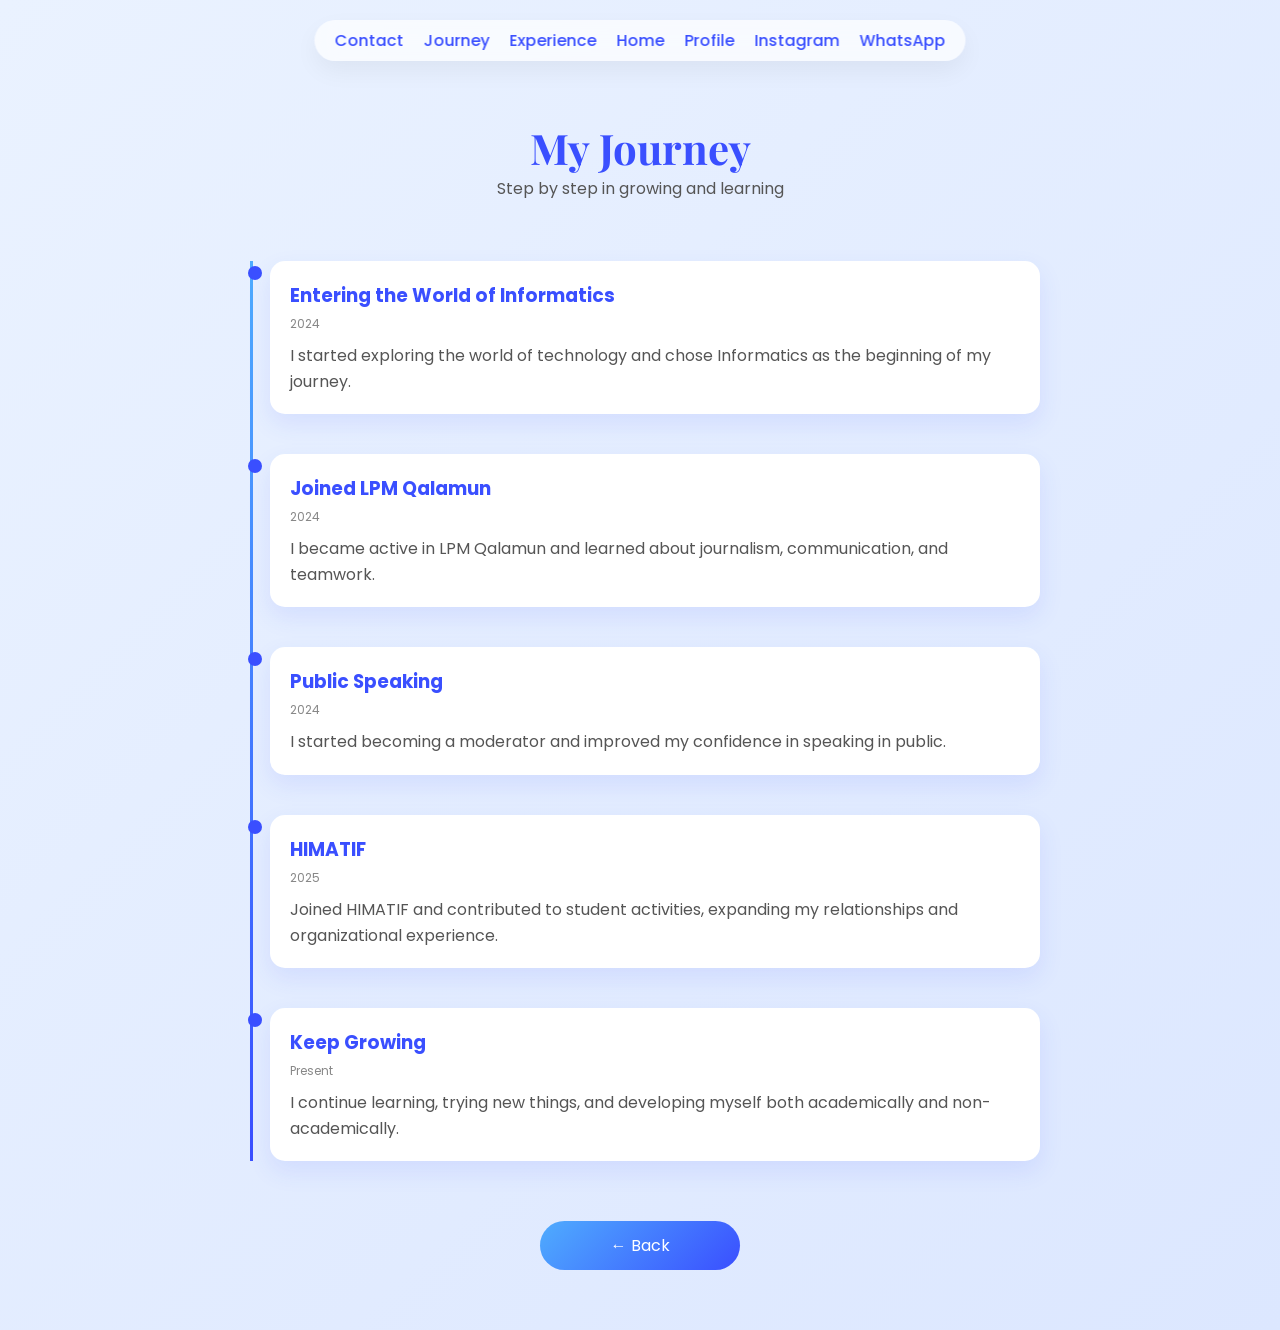
<file: journey.html>
<!DOCTYPE html>
<html lang="en">
<head>
<meta charset="UTF-8">
<meta name="viewport" content="width=device-width, initial-scale=1.0">
<title>My Journey</title>

<link href="https://fonts.googleapis.com/css2?family=Poppins:wght@300;400;600&family=Playfair+Display&display=swap" rel="stylesheet">

<style>

/* RESET */
* {
    margin: 0;
    padding: 0;
    box-sizing: border-box;
}

/* BODY */
body {
    font-family: 'Poppins', sans-serif;
    background: linear-gradient(135deg, #eaf2ff, #dce7ff);
}

/* NAVBAR */
nav {
    position: fixed;
    top: 20px;
    left: 50%;
    transform: translateX(-50%);
    background: rgba(255,255,255,0.7);
    backdrop-filter: blur(10px);
    padding: 8px 20px;
    border-radius: 30px;
    box-shadow: 0 10px 25px rgba(0,0,0,0.05);
    z-index: 999;
}

nav ul {
    display: flex;
    gap: 20px;
    list-style: none;
}

nav a {
    text-decoration: none;
    color: #3a4fff;
    font-weight: 500;
}

/* HEADER */
.header {
    text-align: center;
    padding: 120px 20px 60px;
}

.header h1 {
    font-family: 'Playfair Display', serif;
    color: #3a4fff;
    font-size: 42px;
}

.header p {
    color: #555;
}

/* TIMELINE */
.timeline {
    max-width: 800px;
    margin: auto;
    position: relative;
    padding-left: 30px;
}

/* LINE */
.timeline::before {
    content: '';
    position: absolute;
    left: 10px;
    top: 0;
    width: 3px;
    height: 100%;
    background: linear-gradient(#4facfe, #3a4fff);
}

/* ITEM */
.item {
    margin-bottom: 40px;
    position: relative;
}

/* DOT */
.item::before {
    content: '';
    position: absolute;
    left: -22px;
    top: 5px;
    width: 14px;
    height: 14px;
    background: #3a4fff;
    border-radius: 50%;
}

/* CARD */
.card {
    background: white;
    padding: 20px;
    border-radius: 15px;
    box-shadow: 0 10px 25px rgba(58,79,255,0.1);
    transition: 0.3s;
}

.card:hover {
    transform: translateY(-6px);
}

/* TITLE */
.card h3 {
    color: #3a4fff;
    margin-bottom: 5px;
}

/* DATE */
.date {
    font-size: 12px;
    color: #888;
    margin-bottom: 10px;
}

/* TEXT */
.card p {
    color: #555;
    line-height: 1.6;
}

/* BUTTON */
.button {
    display: block;
    text-align: center;
    margin: 60px auto;
    width: 200px;
    padding: 12px;
    border-radius: 30px;
    background: linear-gradient(135deg, #4facfe, #3a4fff);
    color: white;
    text-decoration: none;
    transition: 0.3s;
}

.button:hover {
    transform: translateY(-4px);
    box-shadow: 0 10px 25px rgba(58,79,255,0.2);
}

/* RESPONSIVE */
@media (max-width:768px){

    .timeline {
        padding-left: 20px;
    }

    nav ul {
        flex-wrap: wrap;
        justify-content: center;
    }
}

</style>
</head>

<body>

<!-- NAVBAR -->
<nav>
    <ul>
        <li><a href="contact.html">Contact</a></li>
        <li><a href="journey.html">Journey</a></li>
        <li><a href="experience.html">Experience</a></li>
        <li><a href="index.html">Home</a></li>
        <li><a href="profil.html">Profile</a></li>
        <li><a href="https://instagram.com/marianamrdn_" target="_blank">Instagram</a></li>
        <li><a href="https://wa.me/6282299543317">WhatsApp</a></li>
    </ul>
</nav>

<!-- HEADER -->
<div class="header">
    <h1>My Journey</h1>
    <p>Step by step in growing and learning</p>
</div>

<!-- TIMELINE -->
<div class="timeline">

    <div class="item">
        <div class="card">
            <h3>Entering the World of Informatics</h3>
            <div class="date">2024</div>
            <p>
                I started exploring the world of technology and chose Informatics
                as the beginning of my journey.
            </p>
        </div>
    </div>

    <div class="item">
        <div class="card">
            <h3>Joined LPM Qalamun</h3>
            <div class="date">2024</div>
            <p>
                I became active in LPM Qalamun and learned about journalism,
                communication, and teamwork.
            </p>
        </div>
    </div>

    <div class="item">
        <div class="card">
            <h3>Public Speaking</h3>
            <div class="date">2024</div>
            <p>
                I started becoming a moderator and improved my confidence
                in speaking in public.
            </p>
        </div>
    </div>

    <div class="item">
        <div class="card">
            <h3>HIMATIF</h3>
            <div class="date">2025</div>
            <p>
                Joined HIMATIF and contributed to student activities,
                expanding my relationships and organizational experience.
            </p>
        </div>
    </div>

    <div class="item">
        <div class="card">
            <h3>Keep Growing</h3>
            <div class="date">Present</div>
            <p>
                I continue learning, trying new things, and developing myself
                both academically and non-academically.
            </p>
        </div>
    </div>

</div>

<a href="index.html" class="button">← Back</a>

</body>
</html>
</file>
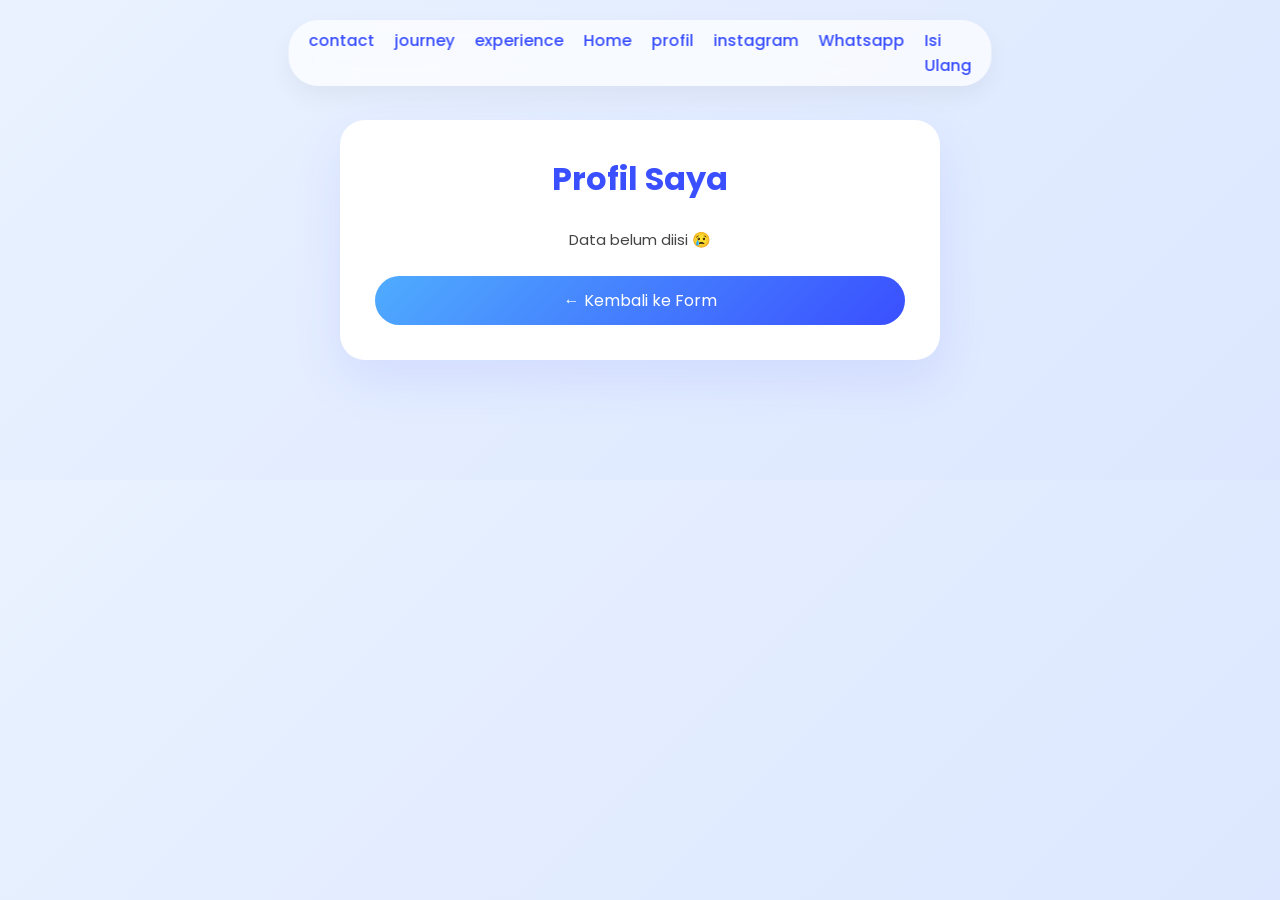
<file: profilTampil.html>
<!DOCTYPE html>
<html lang="id">
<head>
<meta charset="UTF-8">
<meta name="viewport" content="width=device-width, initial-scale=1.0">
<title>Profil Saya</title>

<link href="https://fonts.googleapis.com/css2?family=Poppins:wght@300;400;600&display=swap" rel="stylesheet">

<style>

/* RESET */
* {
    margin: 0;
    padding: 0;
    box-sizing: border-box;
}

/* BODY */
body {
    font-family: 'Poppins', sans-serif;
    background: linear-gradient(135deg, #eaf2ff, #dce7ff);
}

/* NAVBAR */
nav {
    position: fixed;
    top: 20px;
    left: 50%;
    transform: translateX(-50%);
    background: rgba(255,255,255,0.7);
    backdrop-filter: blur(10px);
    padding: 8px 20px;
    border-radius: 30px;
    box-shadow: 0 10px 25px rgba(0,0,0,0.05);
}

nav ul {
    display: flex;
    gap: 20px;
    list-style: none;
}

nav a {
    text-decoration: none;
    color: #3a4fff;
    font-weight: 500;
}

/* CARD */
.card {
    max-width: 600px;
    margin: 120px auto;
    background: white;
    padding: 35px;
    border-radius: 25px;
    box-shadow: 0 20px 50px rgba(58,79,255,0.1);
}

/* TITLE */
h1 {
    text-align: center;
    color: #3a4fff;
    margin-bottom: 25px;
}

/* DATA */
.data p {
    margin-bottom: 12px;
    color: #444;
    font-size: 15px;
}

/* LABEL */
.data strong {
    color: #3a4fff;
}

/* IG LINK */
#instagram {
    color: #3a4fff;
    text-decoration: none;
}

#instagram:hover {
    text-decoration: underline;
}

/* BUTTON */
.button {
    display: block;
    text-align: center;
    margin-top: 25px;
    padding: 12px;
    border-radius: 30px;
    background: linear-gradient(135deg, #4facfe, #3a4fff);
    color: white;
    text-decoration: none;
    transition: 0.3s;
}

.button:hover {
    transform: translateY(-3px);
    box-shadow: 0 10px 25px rgba(58,79,255,0.2);
}

/* EMPTY STATE */
.empty {
    text-align: center;
    color: #888;
}

</style>
</head>

<body>

<!-- NAVBAR -->
    <nav>
        <ul>
            <li><a href="contact.html">contact</a></li>
            <li><a href="journey.html">journey</a></li>
            <li><a href="experience.html">experience</a></li>
            <li><a href="index.html">Home</a></li>
            <li><a href="profil.html">profil</a></li>
            <li><a href="https://instagram.com/marianamrdn_" target="_blank">instagram</a></li>
            <li><a href="https://wa.me/082299543317">Whatsapp</a></li>
            <li><a href="profil.html">Isi Ulang</a></li>
        </ul>
    </nav>

<!-- CARD -->
<div class="card">
    <h1>Profil Saya</h1>

    <div class="data" id="dataProfil">
        <!-- DATA MUNCUL DI SINI -->
    </div>

    <a href="profil.html" class="button">← Kembali ke Form</a>
</div>

<script>

// ambil data
const nim = localStorage.getItem("nim");
const nama = localStorage.getItem("nama");
const alamat = localStorage.getItem("alamat");
const hobi = localStorage.getItem("hobi");
const instagram = localStorage.getItem("instagram");

const container = document.getElementById("dataProfil");

// kalau data kosong
if(!nim || !nama){
    container.innerHTML = `
        <p class="empty">Data belum diisi 😢</p>
    `;
} else {

    // format IG biar bisa diklik
    let igLink = "";
    if(instagram){
        const username = instagram.replace("@","");
        igLink = `<a id="instagram" href="https://instagram.com/${username}" target="_blank">@${username}</a>`;
    }

    container.innerHTML = `
        <p><strong>NIM:</strong> ${nim}</p>
        <p><strong>Nama:</strong> ${nama}</p>
        <p><strong>Alamat:</strong> ${alamat}</p>
        <p><strong>Hobi:</strong> ${hobi}</p>
        <p><strong>Instagram:</strong> ${igLink}</p>
    `;
}

</script>

</body>
</html>
</file>
<file: css/styles.css>
/* css/styles.css - Versi Font Modern & Tulisan Rapi */

/* Import Font dari Google Fonts */
@import url('https://fonts.googleapis.com/css2?family=Poppins:wght@300;400;600;700&family=Playfair+Display:wght@700;800&display=swap');

:root {
	--primary-color: #0077b6;
	/* Biru laut */
	--secondary-color: #0096c7;
	/* Biru medium */
	--accent-color: #ade8f4;
	/* Biru muda */
	--bg-color: #f8fbfe;
	/* Putih kebiruan bersih */
	--text-dark: #023e8a;
	/* Biru gelap untuk tulisan */
	--text-light: #ffffff;

	/* Font Families */
	--font-heading: 'Playfair Display', serif;
	--font-body: 'Poppins', sans-serif;
}

* {
	margin: 0;
	padding: 0;
	box-sizing: border-box;
}

body {
	font-family: var(--font-body);
	background-color: var(--bg-color);
	color: var(--text-dark);
	line-height: 1.8;
	/* Tulisan lebih renggang agar enak dibaca */
	-webkit-font-smoothing: antialiased;
}

/* --- Navigasi --- */
nav {
	background-color: rgba(255, 255, 255, 0.9);
	padding: 20px 0;
	position: sticky;
	top: 0;
	z-index: 1000;
	backdrop-filter: blur(10px);
	/* Efek kaca kekinian */
	border-bottom: 1px solid var(--accent-color);
}

nav ul {
	display: flex;
	justify-content: center;
	align-items: center;
	list-style: none;
	gap: 30px;
}

nav li {
	font-size: 14px;
	font-weight: 600;
	text-transform: uppercase;
	letter-spacing: 1px;
}

nav a strong {
	font-family: var(--font-heading);
	font-size: 22px;
	color: var(--primary-color);
	letter-spacing: 0;
}

/* --- Header --- */
header {
	padding: 120px 0;
	background: linear-gradient(180deg, #ffffff 0%, var(--accent-color) 100%);
}

header h1 {
	font-family: var(--font-heading);
	font-size: 4.5rem;
	line-height: 1;
	margin-bottom: 25px;
	color: var(--text-dark);
}

header ul {
	list-style: none;
	margin-bottom: 40px;
}

header li {
	font-size: 16px;
	margin-bottom: 12px;
	color: #444;
	display: flex;
	align-items: center;
}

header li::before {
	content: "✦";
	color: var(--primary-color);
	margin-right: 15px;
	font-size: 18px;
}

.button {
	display: inline-block;
	padding: 16px 40px;
	background-color: var(--primary-color);
	color: white;
	border-radius: 8px;
	font-weight: 600;
	letter-spacing: 1px;
	transition: all 0.3s ease;
	box-shadow: 0 4px 15px rgba(0, 119, 182, 0.2);
}

.button:hover {
	transform: translateY(-3px);
	background-color: var(--text-dark);
	box-shadow: 0 6px 20px rgba(0, 0, 0, 0.15);
}

.intro-img {
	width: 100%;
	border-radius: 20px;
	box-shadow: 20px 20px 0px var(--primary-color);
	/* Aksen kotak di belakang foto */
}

/* --- Skill Section --- */
.skill-list {
	display: flex;
	justify-content: center;
	gap: 20px;
	list-style: none;
	padding: 50px 0;
	background: white;
	overflow: hidden;
}

.skill-list li {
	font-weight: 700;
	font-size: 13px;
	text-transform: uppercase;
	color: var(--secondary-color);
	background: var(--bg-color);
	padding: 8px 20px;
	border-radius: 50px;
	border: 1px solid var(--accent-color);
}

/* --- Project Section --- */
.project {
	padding: 100px 0;
}

.project.blue {
	background-color: var(--primary-color);
	color: white;
}

.project h2 {
	font-family: var(--font-heading);
	font-size: 3rem;
	line-height: 1.1;
	margin-bottom: 25px;
}

.project p {
	font-size: 16px;
	opacity: 0.9;
	margin-bottom: 35px;
	text-align: justify;
	/* Membuat paragraf rapi rata kiri-kanan */
}

.project img {
	border-radius: 15px;
	width: 100%;
	transition: transform 0.5s ease;
}

.project img:hover {
	transform: scale(1.03);
}

/* Perataan khusus untuk Project 2 */
.right-alignment {
	text-align: right;
}

.right-alignment p {
	text-align-last: right;
}

/* --- Footer --- */
footer {
	padding: 80px 0;
	background-color: #012a4a;
	color: white;
	text-align: center;
}

footer h2 {
	font-family: var(--font-heading);
	font-size: 2.5rem;
	margin-bottom: 20px;
}

footer a {
	color: var(--accent-color);
	font-weight: 600;
	font-size: 1.2rem;
}

footer p {
	margin-top: 40px;
	font-size: 14px;
	opacity: 0.6;
}

/* Responsif Mobile */
@media (max-width: 768px) {

	header h1,
	.project h2 {
		font-size: 2.5rem;
	}

	nav ul {
		gap: 15px;
		font-size: 12px;
	}

	.col-sm {
		margin-bottom: 40px;
	}
}
</file>
